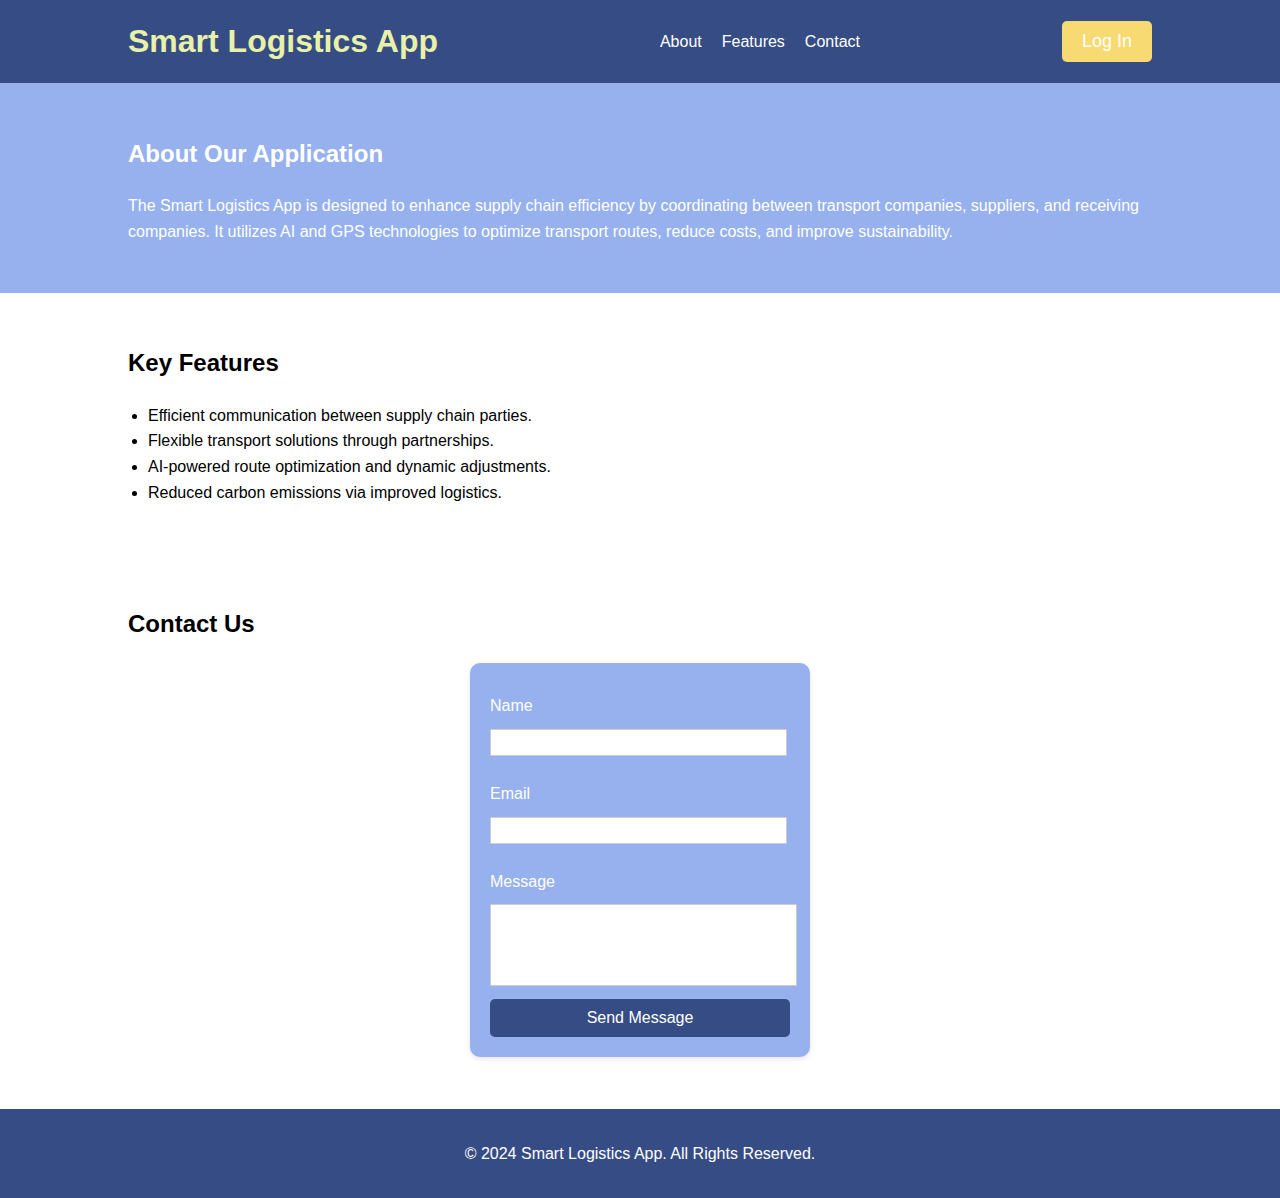
<file: index.html>
<!DOCTYPE html>
<html lang="en">
<head>
    <meta charset="UTF-8">
    <meta name="viewport" content="width=device-width, initial-scale=1.0">
    <title>Smart Logistics App</title>
    <link rel="stylesheet" href="styles.css">
</head>
<body>
    <header>
        <div class="container">
            <h1>Smart Logistics App</h1>
            <nav>
                <ul>
                    <li><a href="#about">About</a></li>
                    <li><a href="#features">Features</a></li>
                    <li><a href="#contact">Contact</a></li>
                </ul>
            </nav>
            <!-- Login Button in Header -->
            <button onclick="window.location.href='login.html'" class="login-button">Log In</button>
        </div>
    </header>

    <main>
        <section id="about">
            <div class="container">
                <h2>About Our Application</h2>
                <p>
                    The Smart Logistics App is designed to enhance supply chain efficiency by coordinating between transport companies, suppliers, and receiving companies. It utilizes AI and GPS technologies to optimize transport routes, reduce costs, and improve sustainability.
                </p>
            </div>
        </section>

        <section id="features">
            <div class="container">
                <h2>Key Features</h2>
                <ul>
                    <li>Efficient communication between supply chain parties.</li>
                    <li>Flexible transport solutions through partnerships.</li>
                    <li>AI-powered route optimization and dynamic adjustments.</li>
                    <li>Reduced carbon emissions via improved logistics.</li>
                </ul>
            </div>
        </section>

        <section id="contact">
            <div class="container">
                <h2>Contact Us</h2>
                <form id="contact-form">
                    <label for="name">Name</label>
                    <input type="text" id="name" name="name" required>
                    
                    <label for="email">Email</label>
                    <input type="email" id="email" name="email" required>
                    
                    <label for="message">Message</label>
                    <textarea id="message" name="message" required></textarea>
                    
                    <button type="submit">Send Message</button>
                </form>
            </div>
        </section>
    </main>

    <footer>
        <div class="container">
            <p>&copy; 2024 Smart Logistics App. All Rights Reserved.</p>
        </div>
    </footer>

    <script src="script.js"></script>
</body>
</html>
</file>
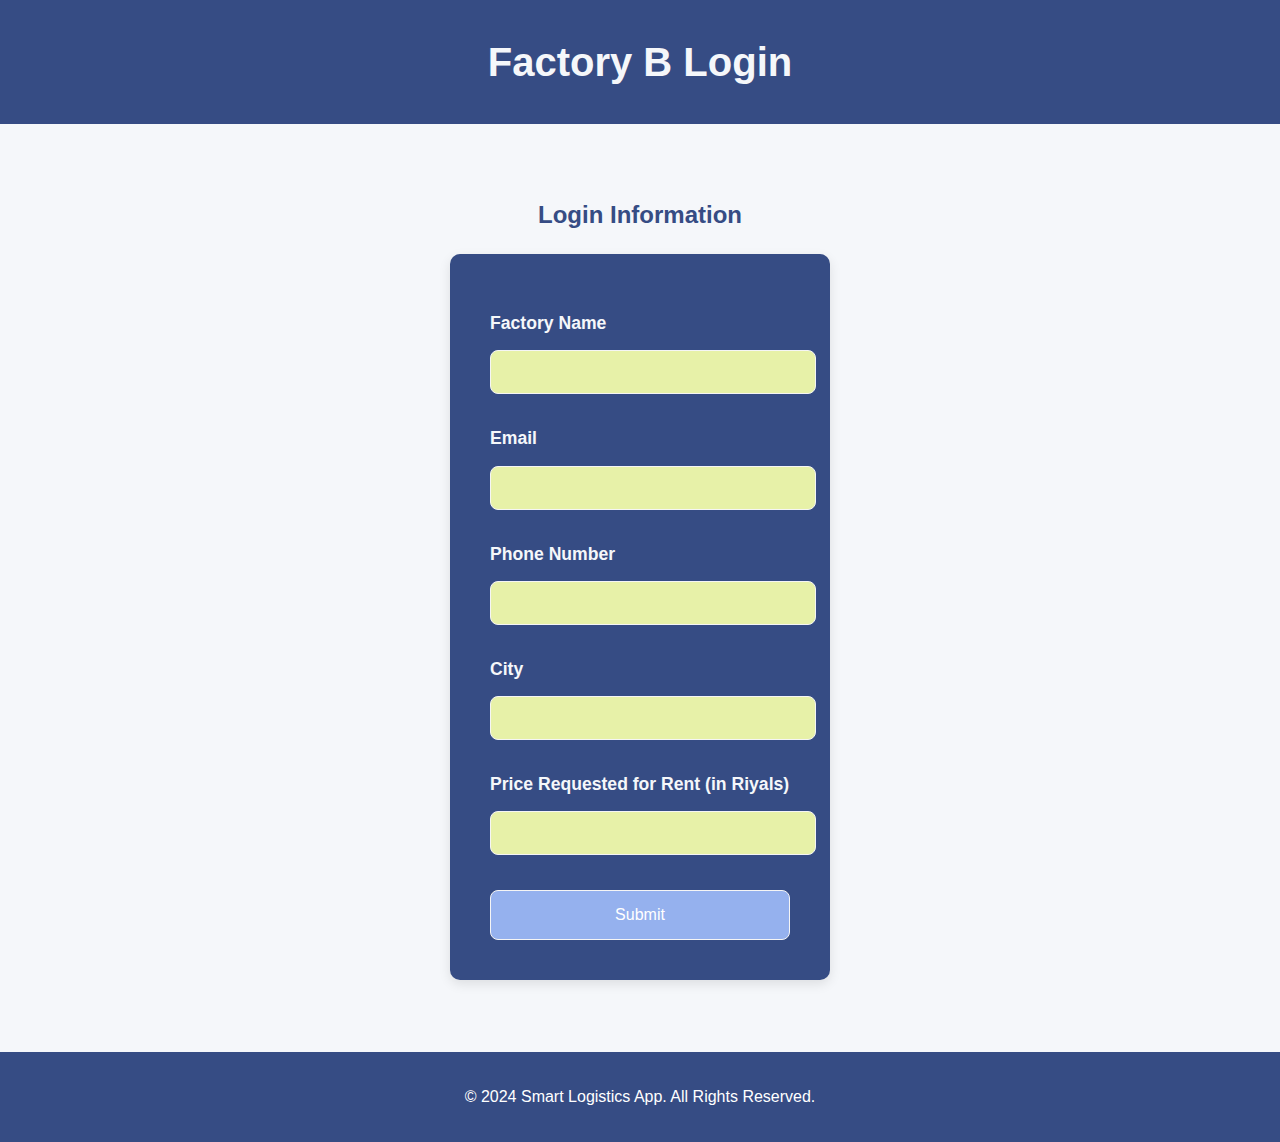
<file: factory_b_login.html>
<!DOCTYPE html>
<html lang="en">
<head>
    <meta charset="UTF-8">
    <meta name="viewport" content="width=device-width, initial-scale=1.0">
    <title>Factory B Login</title>
    <link rel="stylesheet" href="styles.css">
    <style>
        body {
            font-family: 'Segoe UI', Tahoma, Geneva, Verdana, sans-serif;
            background-color: #f5f7fa;
            margin: 0;
            padding: 0;
            color: #333;
        }

        .container {
            max-width: 960px;
            margin: 0 auto;
            padding: 20px;
        }

        h1, h2, h3 {
            text-align: center;
            color: #364c84;
            margin-bottom: 20px;
        }

        header {
            background-color: #364c84;
            padding: 30px 0;
            color: white;
            text-align: center;
        }

        header h1 {
            margin: 0;
            font-size: 2.5rem;
            font-weight: bold;
            color: #f5f7fa;
        }

        form {
            background-color: #364c84;
            padding: 40px;
            border-radius: 10px;
            box-shadow: 0 4px 12px rgba(0, 0, 0, 0.1);
            margin-bottom: 20px;
        }

        form label {
            font-size: 1.1rem;
            margin-top: 15px;
            color: #f5f7fa;
            font-weight: bold;
        }

        form input, form button {
            width: 100%;
            padding: 12px;
            margin-top: 8px;
            text-align: center;
            font-size: 1rem;
            border-radius: 8px;
            border: 1px solid whitesmoke;
            background-color: #e7f1a8;
        }

        form button {
            background-color: #95b1ee;
            color: white;
            cursor: pointer;
            transition: background-color 0.3s ease;
            padding: 15px;
            margin-top: 20px;
        }

        form button:hover {
            background-color: #95b1ee;
        }
    </style>
</head>
<body>
    <header>
        <h1>Factory B Login</h1>
    </header>

    <main>
        <section id="login-info">
            <div class="container">
                <h2>Login Information</h2>
                <form id="factory-b-form">
                    <label for="name">Factory Name</label>
                    <input type="text" id="name" name="name" required>

                    <label for="email">Email</label>
                    <input type="email" id="email" name="email" required>

                    <label for="phone">Phone Number</label>
                    <input type="tel" id="phone" name="phone" required>

                    <label for="city">City</label>
                    <input type="text" id="city" name="city" required>

                    <label for="price">Price Requested for Rent (in Riyals)</label>
                    <input type="number" id="price" name="price" required>

                    <button type="submit">Submit</button>
                </form>
            </div>
        </section>
    </main>

    <footer>
        <p>&copy; 2024 Smart Logistics App. All Rights Reserved.</p>
    </footer>

    <script>
        const loginForm = document.getElementById('factory-b-form');

        loginForm.addEventListener('submit', function(event) {
            event.preventDefault();

            const factoryName = document.getElementById('name').value;

            // Store the factory name in local storage to pass to the next page
            localStorage.setItem('factoryName', factoryName);

            // Redirect to shopping page
            window.location.href = 'shopping.html';
        });

        document.getElementById('login-form').addEventListener('submit', function(event) {
        event.preventDefault();
        const factoryName = document.getElementById('factory-name').value.trim();
        if (factoryName) {
            localStorage.setItem('factoryName', factName);
            window.location.href = 'shopping.html'; // Redirect to shopping page
        } else {
            alert('Please enter a factory name.');
        }
    });
    </script>
</body>
</html>
</file>
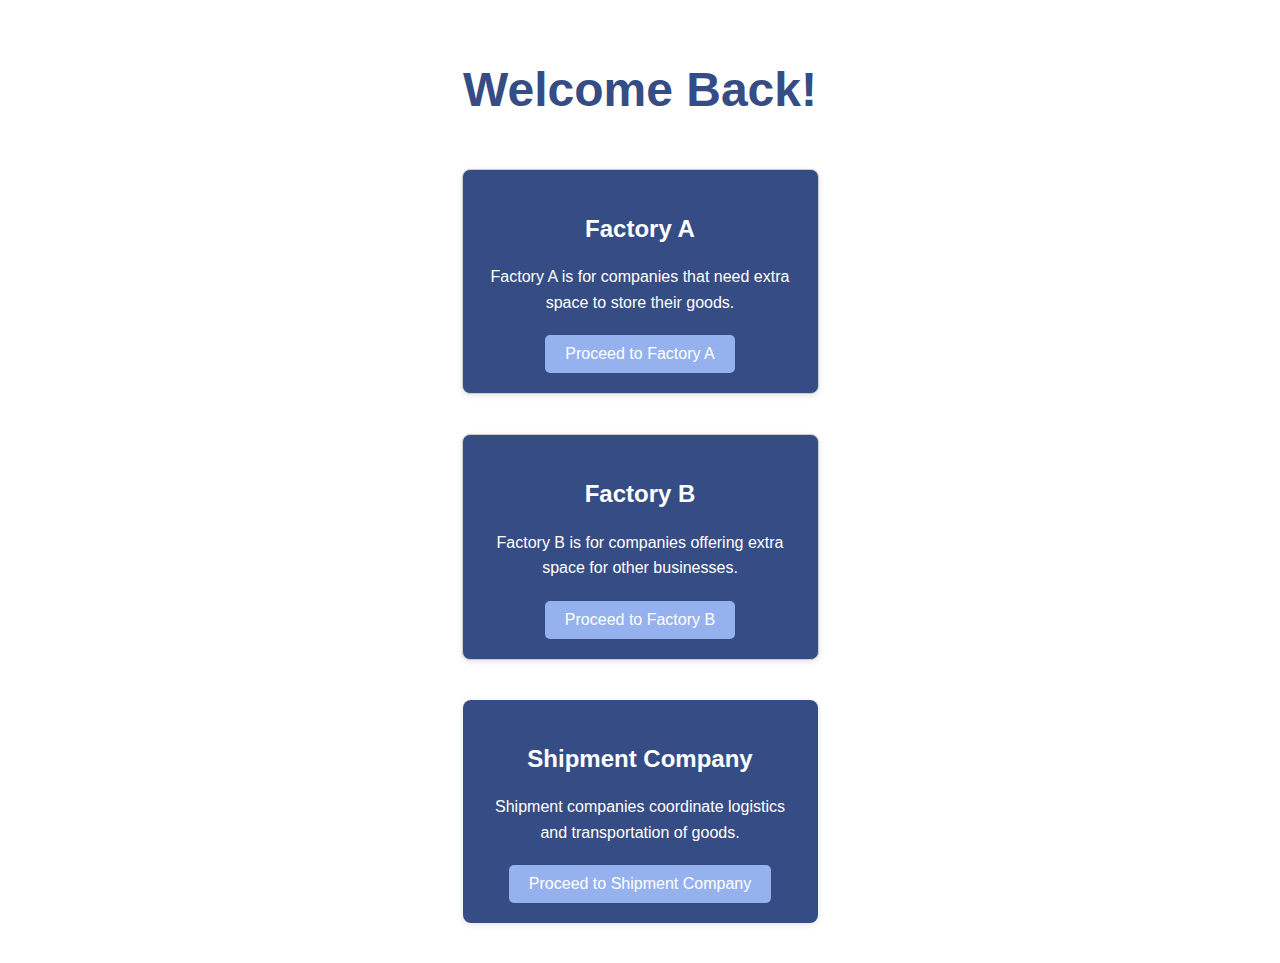
<file: login.html>
<!DOCTYPE html>
<html lang="en">
<head>
    <meta charset="UTF-8">
    <meta name="viewport" content="width=device-width, initial-scale=1.0">
    <title>Login Choices</title>
    <link rel="stylesheet" href="styles.css">
    <style>
        /* Additional styling for the page */
        body {
            font-family: Arial, sans-serif;
            margin: 0;
            padding: 0;
            display: flex;
            justify-content: center;
            align-items: center;
            min-height: 100vh;
            background-color: white;
        }

        .container {
            text-align: center;
            padding: 20px;
            width: 80%;
            max-width: 700px;
            background-color: white;
            border-radius: 8px;
            box-shadow: 0 4px 10px white
        }

        h1 {
            font-size: 3rem;
            color: #364c84;
            margin-bottom: 40px; /* Add some space below the heading */
        }

        .factory-options {
            display: flex;
            justify-content: space-around;
            margin-top: 20px;
            flex-wrap: wrap; /* Ensure it wraps to the next line if the space is too small */
            gap: 20px;
        }

        .factory, .shipment {
            background-color: #364c84;
            padding: 20px;
            border-radius: 8px;
            width: 45%;
            text-align: center;
            box-shadow: 0 2px 6px rgba(0, 0, 0, 0.1);
            margin-bottom: 20px; /* Add space between elements when wrapping */
        }

        .factory h2, .shipment h2 {
            font-size: 1.5rem;
            color: white;
            margin-bottom: 15px;
        }

        .factory p, .shipment p {
            font-size: 1rem;
            margin-bottom: 20px;
            color: white;
        }

        .factory button, .shipment button {
            background-color: #95b1ee;
            color: white;
            border: none;
            padding: 10px 20px;
            font-size: 1rem;
            cursor: pointer;
            border-radius: 5px;
        }

        .factory button:hover, .shipment button:hover {
            background-color: #95b1ee;
        }
    </style>
</head>
<body>
    <div class="container">
        <h1>Welcome Back!</h1>
        <div class="factory-options">
            <div class="factory">
                <h2>Factory A</h2>
                <p>Factory A is for companies that need extra space to store their goods.</p>
                <button onclick="location.href='factory_a_login.html'">Proceed to Factory A</button>
            </div>
            <div class="factory">
                <h2>Factory B</h2>
                <p>Factory B is for companies offering extra space for other businesses.</p>
                <button onclick="location.href='factory_b_login.html'">Proceed to Factory B</button>
            </div>
            <div class="shipment">
                <h2>Shipment Company</h2>
                <p>Shipment companies coordinate logistics and transportation of goods.</p>
                <button onclick="location.href='shipment_login.html'">Proceed to Shipment Company</button>
            </div>
        </div>
    </div>
</body>
</html>
</file>
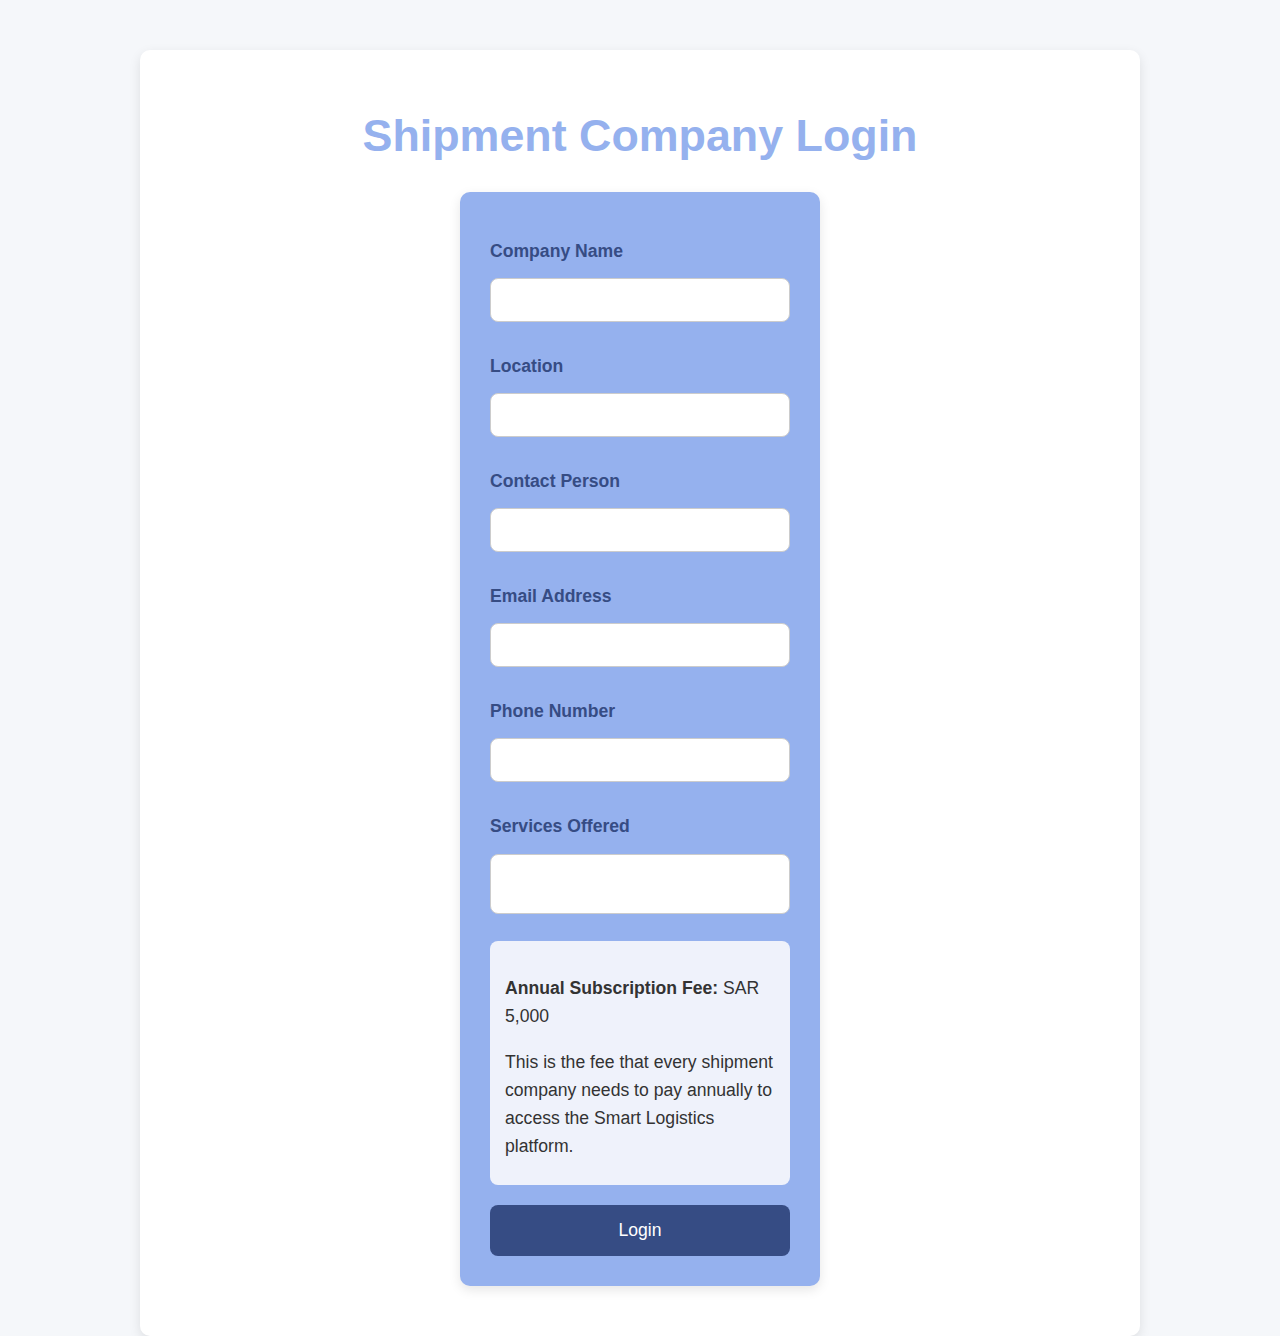
<file: shipment_login.html>
<!DOCTYPE html>
<html lang="en">
<head>
    <meta charset="UTF-8">
    <meta name="viewport" content="width=device-width, initial-scale=1.0">
    <title>Shipment Company Login</title>
    <link rel="stylesheet" href="styles.css">
    <style>
        body {
            font-family: 'Segoe UI', Tahoma, Geneva, Verdana, sans-serif;
            background-color: #f5f7fa;
            margin: 0;
            padding: 0;
            color: #333;
        }

        .container {
            max-width: 960px;
            margin: 0 auto;
            padding: 20px;
            background-color: white;
            border-radius: 10px;
            box-shadow: 0 4px 12px rgba(0, 0, 0, 0.1);
            margin-top: 50px;
        }

        h1 {
            text-align: center;
            font-size: 2.8rem;
            color: #95b1ee;
            margin-bottom: 20px;
        }

        form {
            background-color: #95b1ee;
            padding: 30px;
            border-radius: 10px;
            box-shadow: 0 4px 12px rgba(0, 0, 0, 0.1);
            margin-bottom: 30px;
            transition: all 0.3s ease-in-out;
        }

        form:hover {
            transform: translateY(-5px);
            box-shadow: 0 6px 18px rgba(0, 0, 0, 0.15);
        }

        form label {
            font-size: 1.1rem;
            margin-top: 15px;
            color: #364c84;
            font-weight: bold;
        }

        form input, form textarea, form button {
            width: 100%;
            padding: 12px;
            margin-top: 8px;
            font-size: 1rem;
            border-radius: 8px;
            border: 1px solid #ccc;
            box-sizing: border-box;
            transition: all 0.3s ease;
        }

        form input:focus, form textarea:focus {
            border-color: #364c84;
            box-shadow: 0 0 8px #364c84;
        }

        form button {
            background-color: #364c84;
            color: white;
            border: none;
            cursor: pointer;
            font-size: 1.1rem;
            transition: background-color 0.3s ease, transform 0.3s ease;
            padding: 15px;
            margin-top: 20px;
            border-radius: 8px;
        }

        form button:hover {
            background-color: #2c3e68;
            transform: translateY(-2px);
        }

        .subscription-info {
            margin-top: 20px;
            font-size: 1.1rem;
            color: #333;
            background-color: #eff2fb;
            padding: 15px;
            border-radius: 8px;
        }

        .subscription-info p {
            margin-bottom: 10px;
        }

        /* Responsive Design */
        @media (max-width: 768px) {
            .container {
                padding: 10px;
            }

            h1 {
                font-size: 2rem;
            }

            form input, form textarea, form button {
                font-size: 0.9rem;
                padding: 10px;
            }

            .subscription-info {
                font-size: 0.9rem;
            }
        }
    </style>
</head>
<body>
    <div class="container">
        <h1>Shipment Company Login</h1>
        <form id="shipment-login-form">
            <label for="name">Company Name</label>
            <input type="text" id="name" name="name" required>

            <label for="location">Location</label>
            <input type="text" id="location" name="location" required>

            <label for="contact">Contact Person</label>
            <input type="text" id="contact" name="contact" required>

            <label for="email">Email Address</label>
            <input type="email" id="email" name="email" required>

            <label for="phone">Phone Number</label>
            <input type="tel" id="phone" name="phone" required>

            <label for="services">Services Offered</label>
            <textarea id="services" name="services" rows="4" required></textarea>

            <div class="subscription-info">
                <p><strong>Annual Subscription Fee:</strong> SAR 5,000</p>
                <p>This is the fee that every shipment company needs to pay annually to access the Smart Logistics platform.</p>
            </div>

            <button type="submit">Login</button>
        </form>
    </div>

    <script>
        // Form submission handler for Shipment Company login
        document.getElementById('shipment-login-form').addEventListener('submit', function(event) {
            event.preventDefault(); // Prevent the form from submitting in the default way

            const companyName = document.getElementById('name').value;
            alert(`Welcome back, ${companyName}! You have successfully logged in.`);

            // Optionally, reset the form fields after submission
            document.getElementById('shipment-login-form').reset();
        });
    </script>
</body>
</html>
</file>
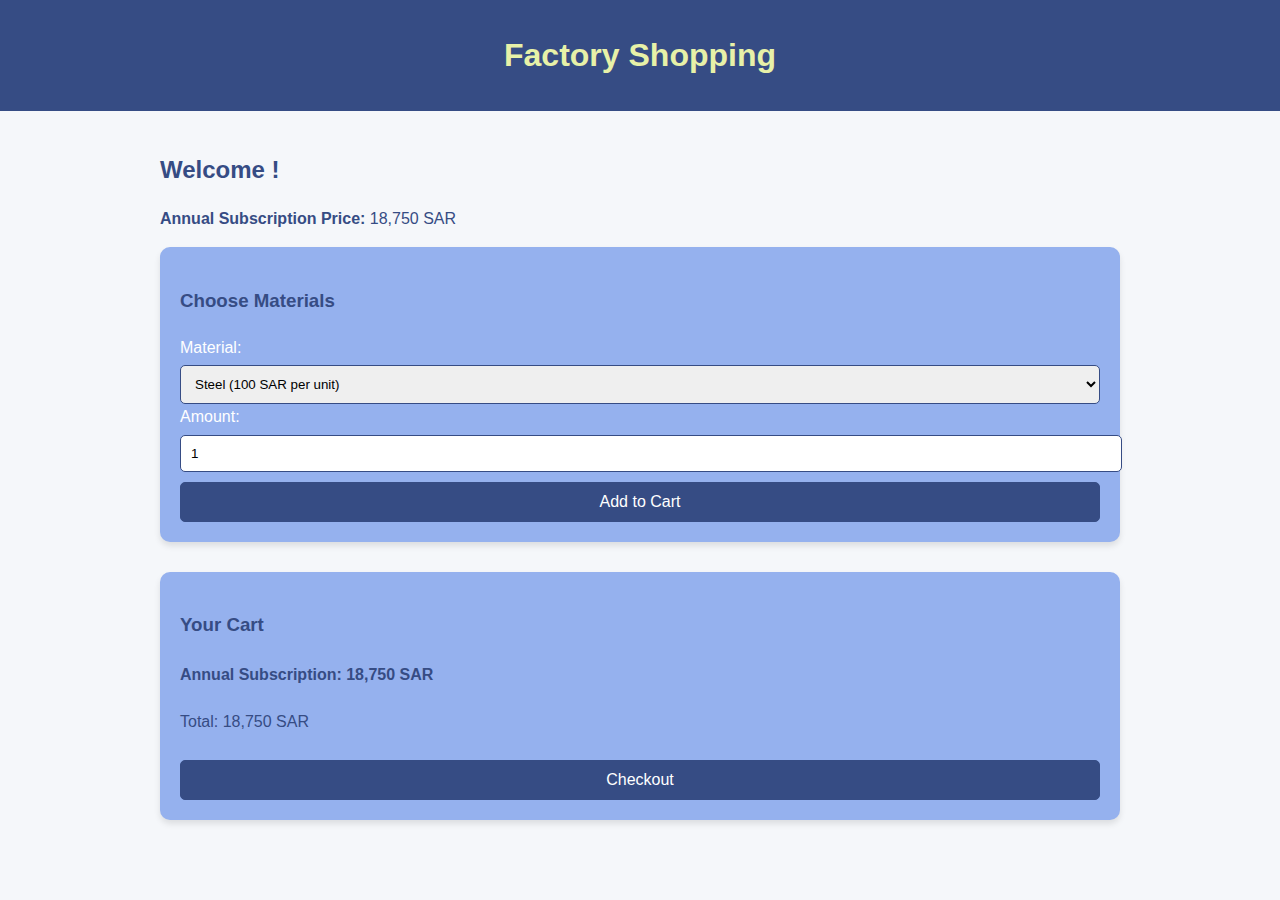
<file: shopping.html>
<!DOCTYPE html>
<html lang="en">
<head>
    <meta charset="UTF-8">
    <meta name="viewport" content="width=device-width, initial-scale=1.0">
    <title>Factory B Shopping</title>
    <link rel="stylesheet" href="styles.css">
    <style>
        body {
            font-family: 'Segoe UI', Tahoma, Geneva, Verdana, sans-serif;
            background-color: #f5f7fa;
            color: #364c84;
            margin: 0;
        }

        header {
            background-color: #364c84;
            padding: 30px 0;
            text-align: center;
            color: white;
        }

        h1, h2 {
            margin: 0;
        }

        .container {
            max-width: 960px;
            margin: 20px auto;
            padding: 20px;
        }

        .panel {
            background-color: #95b1ee;
            padding: 20px;
            border-radius: 10px;
            margin-bottom: 30px;
            box-shadow: 0 4px 6px rgba(0, 0, 0, 0.1);
        }

        .popup, .banner {
            display: none;
            position: fixed;
            top: 0;
            left: 0;
            width: 100%;
            height: 100%;
            background: rgba(0, 0, 0, 0.5);
            justify-content: center;
            align-items: center;
        }

        .popup-content, .banner-content {
            background: white;
            padding: 20px;
            border-radius: 10px;
            text-align: center;
        }

        .banner-content p {
            margin-bottom: 20px;
        }

        label {
            display: block;
            margin-bottom: 5px;
            color: white;
        }

        select, input, button {
            width: 100%;
            padding: 10px;
            border-radius: 5px;
            border: 1px solid #364c84;
        }

        button {
            cursor: pointer;
            background-color: #364c84;
            color: white;
            font-size: 1rem;
            margin-top: 10px;
        }

        button:hover {
            background-color: #2d3e6b;
        }

        .cart-items p {
            margin: 5px 0;
        }
    </style>
</head>
<body>
    <header>
        <h1>Factory Shopping</h1>
    </header>

    <main class="container">
        <h2>Welcome <span id="factory-name"></span>!</h2>
        
        <p><strong>Annual Subscription Price:</strong> 18,750 SAR</p>

        <!-- Material Options -->
        <div class="panel">
            <h3>Choose Materials</h3>
            <label for="material-select">Material:</label>
            <select id="material-select">
                <option value="Steel-100">Steel (100 SAR per unit)</option>
                <option value="Aluminum-150">Aluminum (150 SAR per unit)</option>
                <option value="Plastic-50">Plastic (50 SAR per unit)</option>
            </select>

            <label for="material-amount">Amount:</label>
            <input type="number" id="material-amount" min="1" value="1">

            <button id="add-to-cart">Add to Cart</button>
        </div>

        <!-- Cart -->
        <div class="panel">
            <h3>Your Cart</h3>
            <div class="cart-items">
                <h4>Annual Subscription: 18,750 SAR</h4>
            </div>
            <p class="cart-total">Total: 18,750 SAR</p>
            <button id="checkout">Checkout</button>
        </div>
    </main>

    <!-- Popup for Database Access -->
    <div class="popup" id="popup-overlay">
        <div class="popup-content">
            <p>Do you allow access to your database info?</p>
            <p><a href="#">Read our terms and conditions</a></p>
            <input type="checkbox" id="accept-terms"> I accept the terms and conditions
            <br><br>
            <button id="yes-access">Yes</button>
            <button id="no-access">No</button>
        </div>
    </div>

    <!-- Banner for Last Week's Purchase -->
    <div class="banner" id="last-week-banner">
        <div class="banner-content">
            <p>Last week, you purchased 10x Aluminum @ 150 SAR each. Do you want to add it to your cart?</p>
            <button id="add-last-week">Add</button>
            <button id="decline-last-week">No, Thanks</button>
        </div>
    </div>

    <!-- Database Connected Message -->
    <div class="popup" id="connected-overlay">
        <div class="popup-content">
            <p>Database has been connected successfully!</p>
            <button id="close-connected">Close</button>
        </div>
    </div>

    <script>
        const factoryNameDisplay = document.getElementById('factory-name');
        const factoryNameInput = document.getElementById('factory-name-input');
        const saveFactoryNameButton = document.getElementById('save-factory-name');
        const popupOverlay = document.getElementById('popup-overlay');
        const connectedOverlay = document.getElementById('connected-overlay');
        const lastWeekBanner = document.getElementById('last-week-banner');
        const acceptTerms = document.getElementById('accept-terms');
        const cartItemsContainer = document.querySelector('.cart-items');
        const cartTotalDisplay = document.querySelector('.cart-total');
        let cart = [];
        let total = 18750;

        // Show popup for database access
        setTimeout(() => {
            popupOverlay.style.display = 'flex';
        }, 1000);

        // Handle "Yes" for database access
        document.getElementById('yes-access').addEventListener('click', () => {
            if (!acceptTerms.checked) {
                alert('You must accept the terms and conditions to proceed.');
                return;
            }
            popupOverlay.style.display = 'none';
            connectedOverlay.style.display = 'flex';
        });

        // Handle "No" for database access
        document.getElementById('no-access').addEventListener('click', () => {
            popupOverlay.style.display = 'none';
        });

        // Close database connected message
        document.getElementById('close-connected').addEventListener('click', () => {
            connectedOverlay.style.display = 'none';
            lastWeekBanner.style.display = 'flex';
        });

        // Add last week's purchase
        document.getElementById('add-last-week').addEventListener('click', () => {
            const lastWeekItem = { name: 'Aluminum', price: 150, amount: 10 };
            cart.push(lastWeekItem);
            total += lastWeekItem.price * lastWeekItem.amount;
            updateCartDisplay();
            lastWeekBanner.style.display = 'none';
        });

        // Decline last week's purchase
        document.getElementById('decline-last-week').addEventListener('click', () => {
            lastWeekBanner.style.display = 'none';
        });

        // Add materials to cart
        document.getElementById('add-to-cart').addEventListener('click', () => {
            const selectedMaterial = document.getElementById('material-select').value.split('-');
            const materialName = selectedMaterial[0];
            const materialPrice = parseInt(selectedMaterial[1], 10);
            const materialAmount = parseInt(document.getElementById('material-amount').value, 10);
            cart.push({ name: materialName, price: materialPrice, amount: materialAmount });
            total += materialPrice * materialAmount;
            updateCartDisplay();
        });

        // Update cart display
        function updateCartDisplay() {
            cartItemsContainer.innerHTML = '<h4>Annual Subscription: 18,750 SAR</h4>';
            cart.forEach(item => {
                const itemDisplay = document.createElement('p');
                itemDisplay.textContent = `${item.amount}x ${item.name} @ ${item.price} SAR each`;
                cartItemsContainer.appendChild(itemDisplay);
            });
            cartTotalDisplay.textContent = `Total: ${total} SAR`;
        }

        // Checkout
        document.getElementById('checkout').addEventListener('click', () => {
            alert(`Thank you for your purchase! Total: ${total} SAR`);
            cart = [];
            total = 18750;
            updateCartDisplay();
        });
    </script>
</body>
</html>
</file>
<file: styles.css>
body {
    font-family: Arial, sans-serif;
    margin: 0;
    padding: 0;
    line-height: 1.6;
}

header {
    background: #364C84;
    color: #fff;
    padding: 1rem 0;
}

header .container {
    display: flex;
    justify-content: space-between;
    align-items: center;
}

header h1 {
    margin: 0;
    color: #e7f1a8;
}

nav ul {
    list-style: none;
    padding: 0;
    margin: 0;
    display: flex;
}

nav ul li {
    margin-left: 20px;
}

nav ul li a {
    color: #fff;
    text-decoration: none;
}

/* Login Button Styles */
.login-button {
    background-color: #f7da72;
    color: white;
    border: none;
    padding: 10px 20px;
    font-size: 18px;
    cursor: pointer;
    border-radius: 5px;
}

.login-button:hover {
    background-color: #dcc264;
}

.container {
    width: 80%;
    margin: 0 auto;
}

section {
    padding: 2rem 0;
}

section#about {
    background: #96b1ee;
    color: white;
}

section#features ul {
    list-style: disc;
    padding-left: 20px;
}

footer {
    text-align: center;
    padding: 1rem 0;
    background: #364C84;
    color: #fff;
}

form label {
    display: block;
    margin-top: 10px;
    color: #96b1ee;
}

form input, form textarea, form button {
    width: 100%;
    padding: 10px;
    margin-top: 5px;
}

form button {
    background: #333;
    color: #fff;
    border: none;
    cursor: pointer;
}

form button:hover {
    background: #555;
}

/* Styles for the login button on the main page */
.login-section {
    text-align: center;
    margin: 2rem 0;
}

.login-section button {
    padding: 10px 20px;
    font-size: 1.2rem;
    background-color: #364C84;
    color: white;
    border: none;
    cursor: pointer;
    border-radius: 5px;
}

.login-section button:hover {
    background-color: #364C84;
}

/* Styles for the login choices (login.html) */
.factory-options {
    display: flex;
    justify-content: space-around;
    margin-top: 20px;
    gap: 20px;
}

.factory {
    width: 45%;
    background: #f9f9f9;
    padding: 20px;
    border: 1px solid #ccc;
    border-radius: 10px;
    text-align: center;
    box-shadow: 0 2px 5px rgba(0, 0, 0, 0.1);
}

.factory h2 {
    font-size: 1.5rem;
    margin-bottom: 15px;
    color: #333;
}

.factory p {
    font-size: 1rem;
    margin-bottom: 20px;
    color: #666;
}

.factory button {
    padding: 10px 15px;
    font-size: 1rem;
    background-color: #28a745;
    color: white;
    border: none;
    cursor: pointer;
    border-radius: 5px;
}

.factory button:hover {
    background-color: #218838;
}

/* Styles for the login forms (factory_a_login.html and factory_b_login.html) */
form {
    width: 300px;
    margin: 20px auto;
    background: #96b1ee;
    padding: 20px;
    border-radius: 10px;
    box-shadow: 0 2px 5px rgba(0, 0, 0, 0.1);
}

form label {
    display: block;
    margin-bottom: 5px;
    font-size: 1rem;
    color: white;
}

form input {
    width: 95%;
    padding: 5px;
    margin-bottom: 15px;
    border: 1px solid #ccc;
    border-radius: 1px;
}

form textarea {
    width: 95%;
    padding: 10px; /* Match the padding of input fields */
    margin-top: 5px;
    border: 1px solid #ccc;
    border-radius: 1px; /* Make it sharper */
    font-size: 1rem; /* Match the font size of other inputs */
    resize: none; /* Disable resizing for a consistent look */
    height: 60px; /* Adjust height to make it smaller */
}


form button {
    width: 100%;
    padding: 10px;
    font-size: 1rem;
    background-color: #364C84;
    color: white;
    border: none;
    cursor: pointer;
    border-radius: 5px;
}

form button:hover {
    background-color: #364C84;
}
</file>
